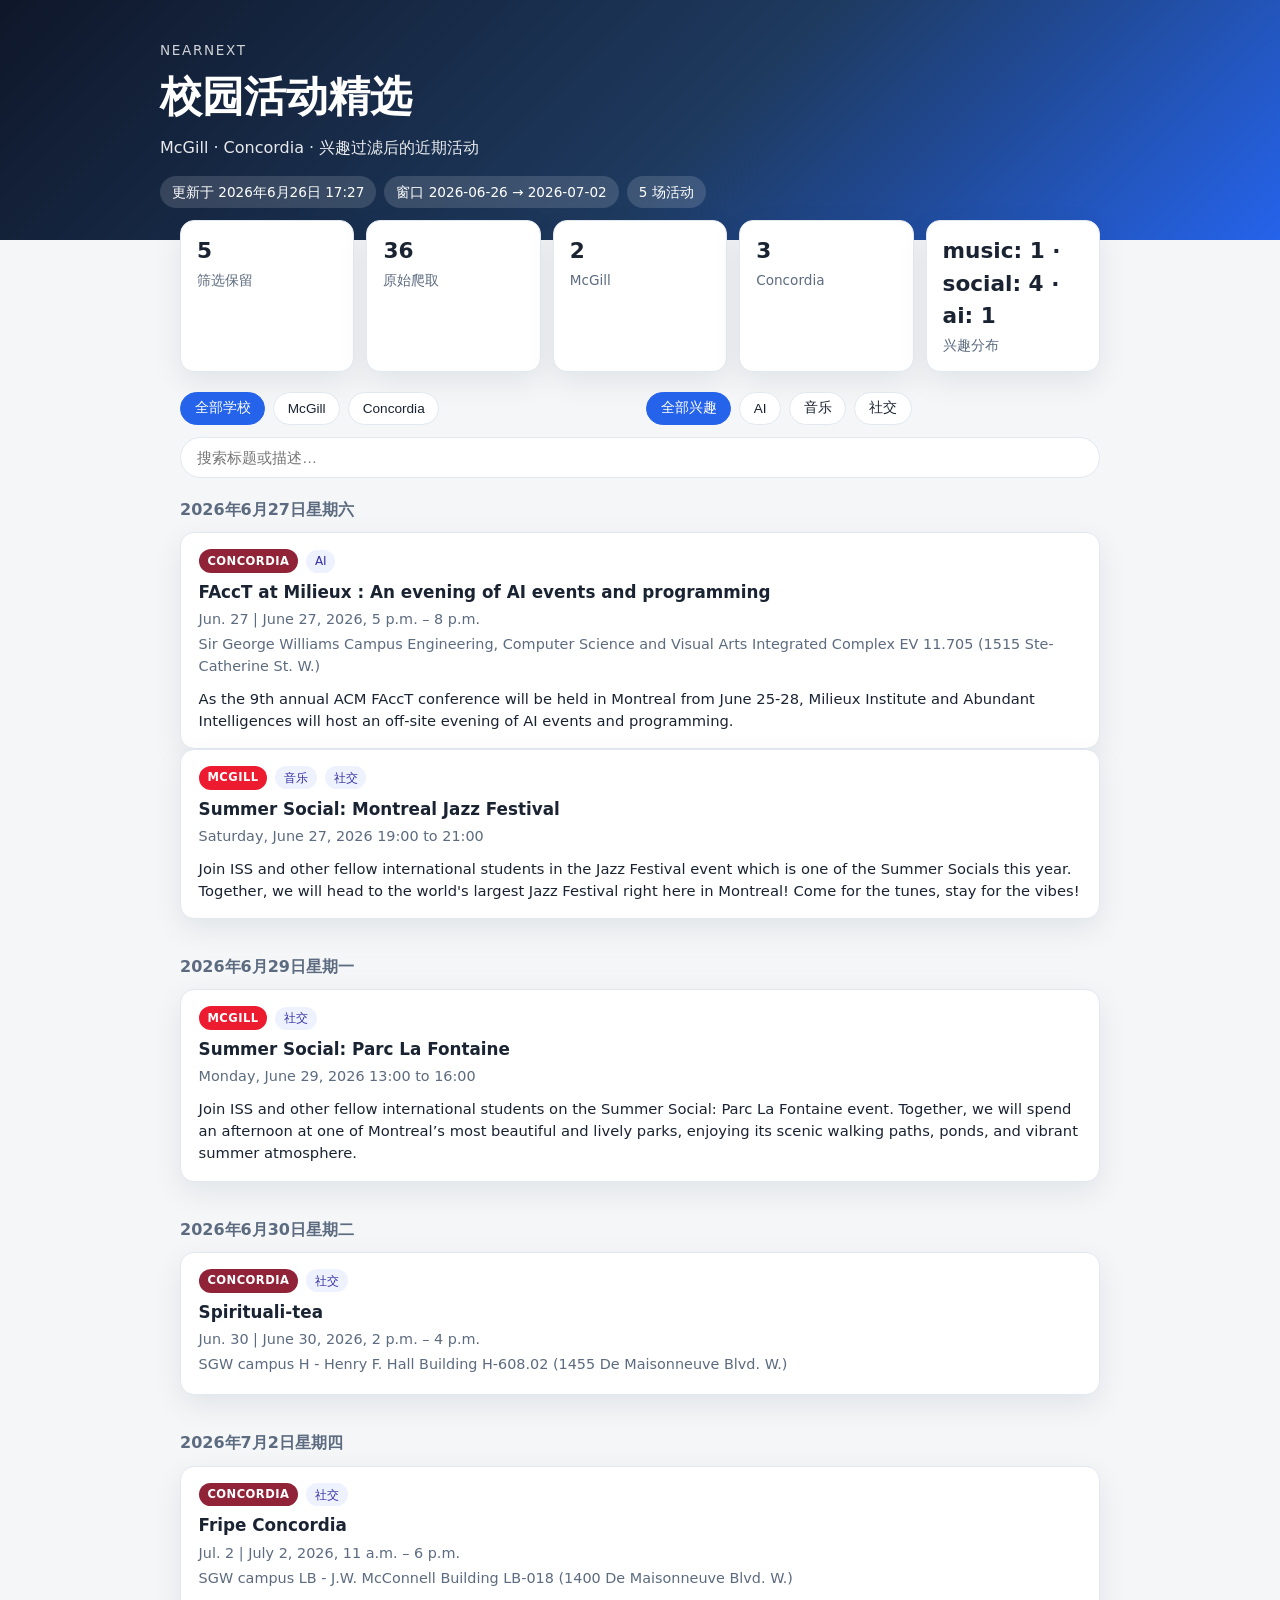
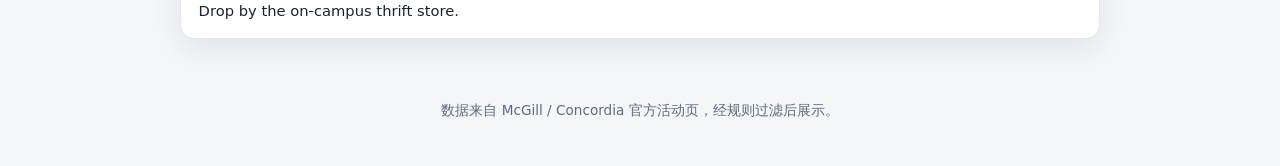
<file: docs/index.html>
<!DOCTYPE html>
<html lang="zh-CN">
  <head>
    <meta charset="utf-8" />
    <meta name="viewport" content="width=device-width, initial-scale=1" />
    <title>NearNext — Campus Events</title>
    <meta
      name="description"
      content="McGill & Concordia campus events filtered by your interests."
    />
    <link rel="stylesheet" href="style.css" />
  </head>
  <body>
    <header class="hero">
      <div class="hero-inner">
        <p class="eyebrow">NearNext</p>
        <h1>校园活动精选</h1>
        <p class="subtitle">McGill · Concordia · 兴趣过滤后的近期活动</p>
        <div class="meta" id="meta"></div>
      </div>
    </header>

    <main class="container">
      <section class="stats" id="stats" hidden></section>

      <section class="toolbar">
        <div class="filters" id="source-filters" aria-label="按学校筛选"></div>
        <div class="filters" id="interest-filters" aria-label="按兴趣筛选"></div>
        <label class="search">
          <span class="sr-only">搜索活动</span>
          <input type="search" id="search" placeholder="搜索标题或描述…" />
        </label>
      </section>

      <section id="events" class="events"></section>
      <p id="empty" class="empty" hidden>没有匹配的活动。</p>
      <p id="error" class="error" hidden></p>
    </main>

    <footer class="footer">
      <p>数据来自 McGill / Concordia 官方活动页，经规则过滤后展示。</p>
    </footer>

    <script src="app.js"></script>
  </body>
</html>
</file>
<file: docs/style.css>
:root {
  --bg: #f4f6f8;
  --surface: #ffffff;
  --text: #1a2332;
  --muted: #5c6b7f;
  --border: #e2e8f0;
  --accent: #2563eb;
  --mcgill: #ed1b2f;
  --concordia: #912338;
  --tag-bg: #eef2ff;
  --shadow: 0 10px 30px rgba(15, 23, 42, 0.08);
  --radius: 14px;
}

* {
  box-sizing: border-box;
}

body {
  margin: 0;
  font-family: "Segoe UI", system-ui, -apple-system, sans-serif;
  color: var(--text);
  background: var(--bg);
  line-height: 1.5;
}

.hero {
  background: linear-gradient(135deg, #0f172a 0%, #1e3a5f 55%, #2563eb 100%);
  color: #fff;
  padding: 2.5rem 1.25rem 2rem;
}

.hero-inner {
  max-width: 960px;
  margin: 0 auto;
}

.eyebrow {
  margin: 0 0 0.35rem;
  font-size: 0.85rem;
  letter-spacing: 0.12em;
  text-transform: uppercase;
  opacity: 0.8;
}

.hero h1 {
  margin: 0;
  font-size: clamp(1.8rem, 4vw, 2.6rem);
  font-weight: 700;
}

.subtitle {
  margin: 0.5rem 0 0;
  opacity: 0.9;
}

.meta {
  margin-top: 1rem;
  display: flex;
  flex-wrap: wrap;
  gap: 0.5rem;
}

.pill {
  display: inline-flex;
  align-items: center;
  gap: 0.35rem;
  padding: 0.35rem 0.75rem;
  border-radius: 999px;
  background: rgba(255, 255, 255, 0.14);
  font-size: 0.85rem;
}

.container {
  max-width: 960px;
  margin: -1.25rem auto 2rem;
  padding: 0 1.25rem;
}

.stats {
  display: grid;
  grid-template-columns: repeat(auto-fit, minmax(140px, 1fr));
  gap: 0.75rem;
  margin-bottom: 1.25rem;
}

.stat-card {
  background: var(--surface);
  border: 1px solid var(--border);
  border-radius: var(--radius);
  padding: 0.9rem 1rem;
  box-shadow: var(--shadow);
}

.stat-card strong {
  display: block;
  font-size: 1.35rem;
}

.stat-card span {
  color: var(--muted);
  font-size: 0.85rem;
}

.toolbar {
  display: grid;
  gap: 0.75rem;
  margin-bottom: 1.25rem;
}

.filters {
  display: flex;
  flex-wrap: wrap;
  gap: 0.5rem;
}

.chip {
  border: 1px solid var(--border);
  background: var(--surface);
  color: var(--text);
  border-radius: 999px;
  padding: 0.4rem 0.85rem;
  font-size: 0.85rem;
  cursor: pointer;
  transition: 0.15s ease;
}

.chip:hover {
  border-color: var(--accent);
}

.chip.active {
  background: var(--accent);
  border-color: var(--accent);
  color: #fff;
}

.search input {
  width: 100%;
  border: 1px solid var(--border);
  border-radius: 999px;
  padding: 0.7rem 1rem;
  font-size: 0.95rem;
  background: var(--surface);
}

.events {
  display: grid;
  gap: 1rem;
}

.day-group h2 {
  margin: 1.25rem 0 0.65rem;
  font-size: 1rem;
  color: var(--muted);
  font-weight: 600;
}

.day-group:first-child h2 {
  margin-top: 0;
}

.card {
  background: var(--surface);
  border: 1px solid var(--border);
  border-radius: var(--radius);
  padding: 1rem 1.1rem;
  box-shadow: var(--shadow);
}

.card-header {
  display: flex;
  flex-wrap: wrap;
  align-items: center;
  gap: 0.5rem;
  margin-bottom: 0.5rem;
}

.badge {
  font-size: 0.72rem;
  font-weight: 700;
  letter-spacing: 0.04em;
  text-transform: uppercase;
  padding: 0.2rem 0.55rem;
  border-radius: 999px;
  color: #fff;
}

.badge.mcgill {
  background: var(--mcgill);
}

.badge.concordia {
  background: var(--concordia);
}

.tag {
  font-size: 0.75rem;
  padding: 0.15rem 0.55rem;
  border-radius: 999px;
  background: var(--tag-bg);
  color: #3730a3;
}

.card h3 {
  margin: 0 0 0.35rem;
  font-size: 1.05rem;
  line-height: 1.35;
}

.card h3 a {
  color: inherit;
  text-decoration: none;
}

.card h3 a:hover {
  color: var(--accent);
}

.time,
.location {
  margin: 0.2rem 0;
  font-size: 0.9rem;
  color: var(--muted);
}

.description {
  margin: 0.65rem 0 0;
  font-size: 0.92rem;
}

.empty,
.error {
  text-align: center;
  color: var(--muted);
  padding: 2rem 1rem;
}

.error {
  color: #b91c1c;
}

.footer {
  text-align: center;
  color: var(--muted);
  font-size: 0.85rem;
  padding: 1rem 1.25rem 2rem;
}

.sr-only {
  position: absolute;
  width: 1px;
  height: 1px;
  padding: 0;
  margin: -1px;
  overflow: hidden;
  clip: rect(0, 0, 0, 0);
  border: 0;
}

@media (min-width: 720px) {
  .toolbar {
    grid-template-columns: 1fr 1fr;
    align-items: start;
  }

  .search {
    grid-column: 1 / -1;
  }
}
</file>
